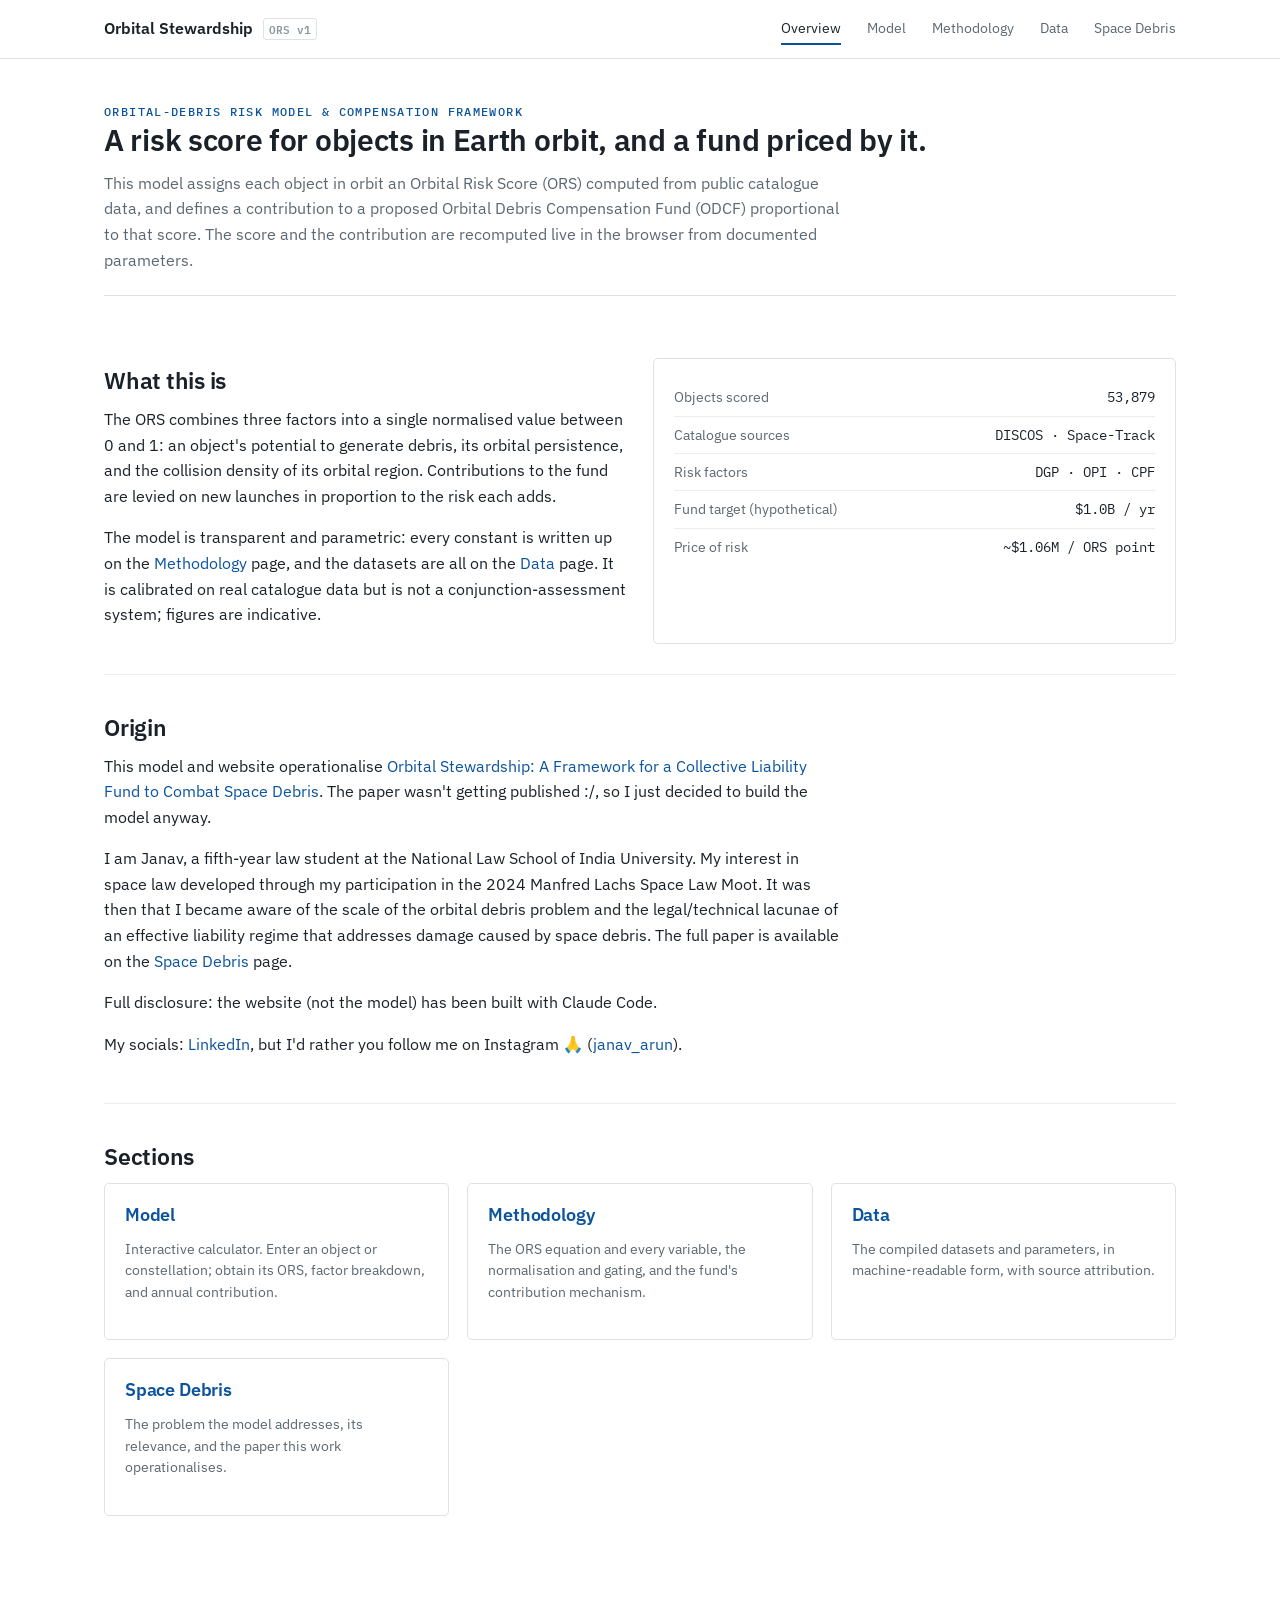
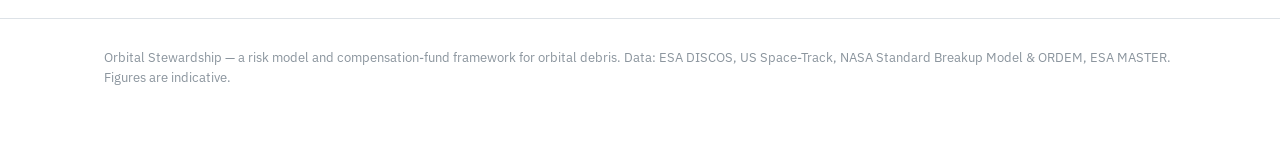
<file: index.html>
<!DOCTYPE html><html lang="en"><head><meta charset="utf-8"/>
<meta name="viewport" content="width=device-width, initial-scale=1"/>
<title>Orbital Stewardship</title>
<link rel="preconnect" href="https://fonts.googleapis.com"><link rel="preconnect" href="https://fonts.gstatic.com" crossorigin>
<link href="https://fonts.googleapis.com/css2?family=IBM+Plex+Mono:wght@400;500&family=IBM+Plex+Sans:wght@400;500;600&display=swap" rel="stylesheet">
<link rel="stylesheet" href="assets/style.css">
</head><body>
<header class="site"><div class="wrap">
  <div class="brand"><span class="t">Orbital Stewardship</span><span class="v">ORS v1</span></div>
  <nav class="main">
    <a href="index.html" class="active">Overview</a>
    <a href="model.html">Model</a>
    <a href="methodology.html">Methodology</a>
    <a href="data.html">Data</a>
    <a href="debris.html">Space Debris</a>
  </nav>
</div></header>

<main><div class="wrap">
  <div class="page-head">
    <div class="label">Orbital-debris risk model &amp; compensation framework</div>
    <h1>A risk score for objects in Earth orbit, and a fund priced by it.</h1>
    <p class="lead">This model assigns each object in orbit an Orbital Risk Score (ORS) computed from public catalogue data, and defines a contribution to a proposed Orbital Debris Compensation Fund (ODCF) proportional to that score. The score and the contribution are recomputed live in the browser from documented parameters.</p>
  </div>

  <section class="block">
    <div class="cols">
      <div>
        <h2>What this is</h2>
        <p>The ORS combines three factors into a single normalised value between 0 and 1: an object's potential to generate debris, its orbital persistence, and the collision density of its orbital region. Contributions to the fund are levied on new launches in proportion to the risk each adds.</p>
        <p>The model is transparent and parametric: every constant is written up on the <a href="methodology.html">Methodology</a> page, and the datasets are all on the <a href="data.html">Data</a> page. It is calibrated on real catalogue data but is not a conjunction-assessment system; figures are indicative.</p>
      </div>
      <div class="panel">
        <div class="kv"><span class="k">Objects scored</span><span class="v">53,879</span></div>
        <div class="kv"><span class="k">Catalogue sources</span><span class="v">DISCOS · Space-Track</span></div>
        <div class="kv"><span class="k">Risk factors</span><span class="v">DGP · OPI · CPF</span></div>
        <div class="kv"><span class="k">Fund target (hypothetical)</span><span class="v">$1.0B / yr</span></div>
        <div class="kv"><span class="k">Price of risk</span><span class="v">~$1.06M / ORS point</span></div>
      </div>
    </div>
  </section>

  <section class="block">
    <h2>Origin</h2>
    <p>This model and website operationalise <a href="debris.html">Orbital Stewardship: A Framework for a Collective Liability Fund to Combat Space Debris</a>. The paper wasn't getting published :/, so I just decided to build the model anyway.</p>
    <p>I am Janav, a fifth-year law student at the National Law School of India University. My interest in space law developed through my participation in the 2024 Manfred Lachs Space Law Moot. It was then that I became aware of the scale of the orbital debris problem and the legal/technical lacunae of an effective liability regime that addresses damage caused by space debris. The full paper is available on the <a href="debris.html">Space Debris</a> page.</p>
    <p>Full disclosure: the website (not the model) has been built with Claude Code.</p>
    <p>My socials: <a href="https://www.linkedin.com/in/janav-arun-577252415">LinkedIn</a>, but I'd rather you follow me on Instagram 🙏 (<a href="https://www.instagram.com/janav_arun">janav_arun</a>).</p>
  </section>

  <section class="block">
    <h2>Sections</h2>
    <div class="cols3">
      <div class="panel"><h3><a href="model.html">Model</a></h3><p class="muted small">Interactive calculator. Enter an object or constellation; obtain its ORS, factor breakdown, and annual contribution.</p></div>
      <div class="panel"><h3><a href="methodology.html">Methodology</a></h3><p class="muted small">The ORS equation and every variable, the normalisation and gating, and the fund's contribution mechanism.</p></div>
      <div class="panel"><h3><a href="data.html">Data</a></h3><p class="muted small">The compiled datasets and parameters, in machine-readable form, with source attribution.</p></div>
    </div>
    <div class="cols3" style="margin-top:18px">
      <div class="panel"><h3><a href="debris.html">Space Debris</a></h3><p class="muted small">The problem the model addresses, its relevance, and the paper this work operationalises.</p></div>
    </div>
  </section>
</div></main>

<footer class="site"><div class="wrap">
  Orbital Stewardship — a risk model and compensation-fund framework for orbital debris.
  Data: ESA DISCOS, US Space-Track, NASA Standard Breakup Model &amp; ORDEM, ESA MASTER. Figures are indicative.
</div></footer>
<script src="assets/data.js"></script>
</body></html>
</file>
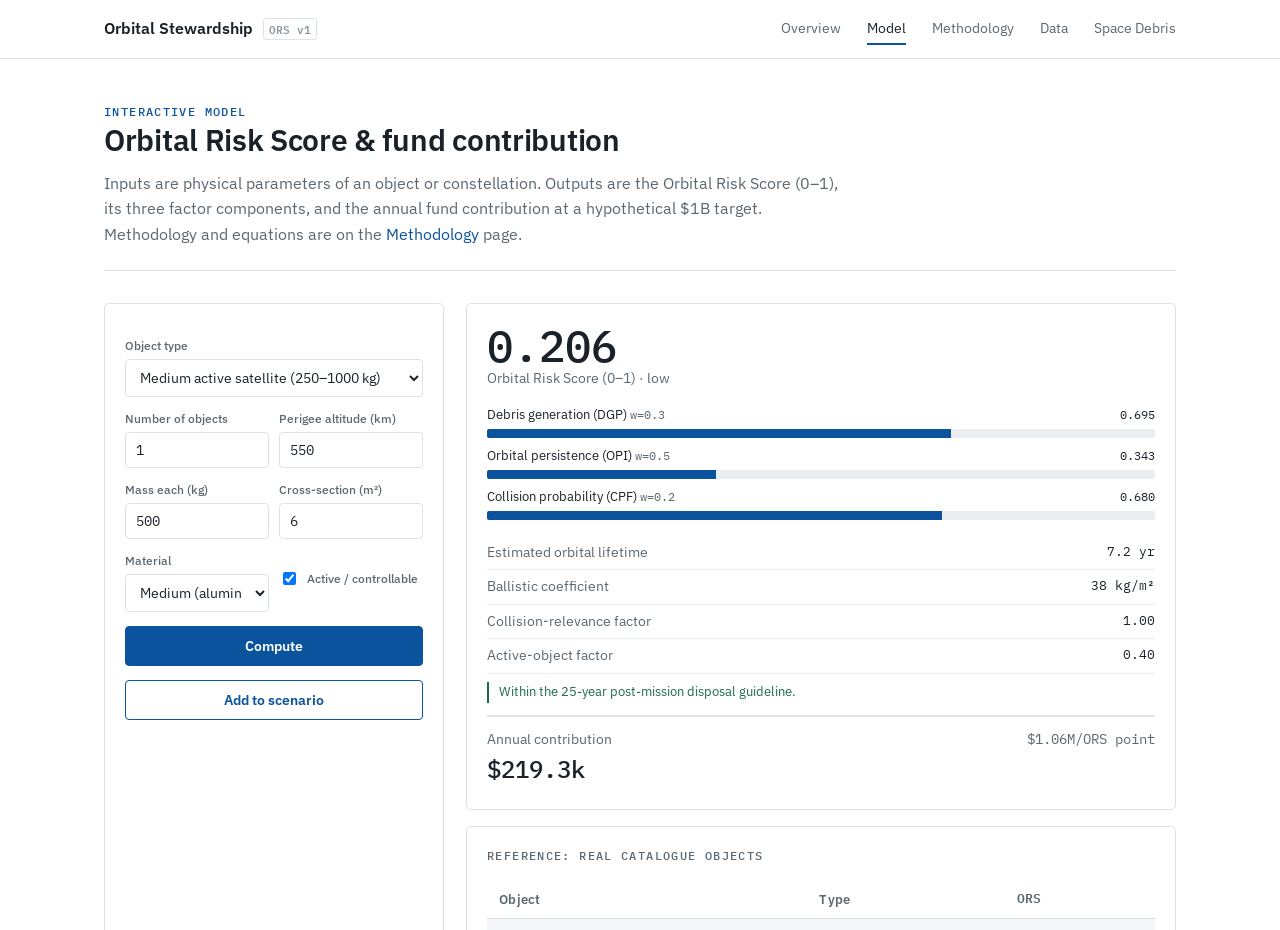
<file: calculator.html>
<!DOCTYPE html><html lang=en><head><meta charset=utf-8>
<meta http-equiv=refresh content=0;url=model.html>
<link rel=canonical href=model.html>
<title>Orbital Stewardship</title>
</head><body>
<p>This page has moved. <a href=model.html>Open the model</a>.</p>
</body></html>
</file>
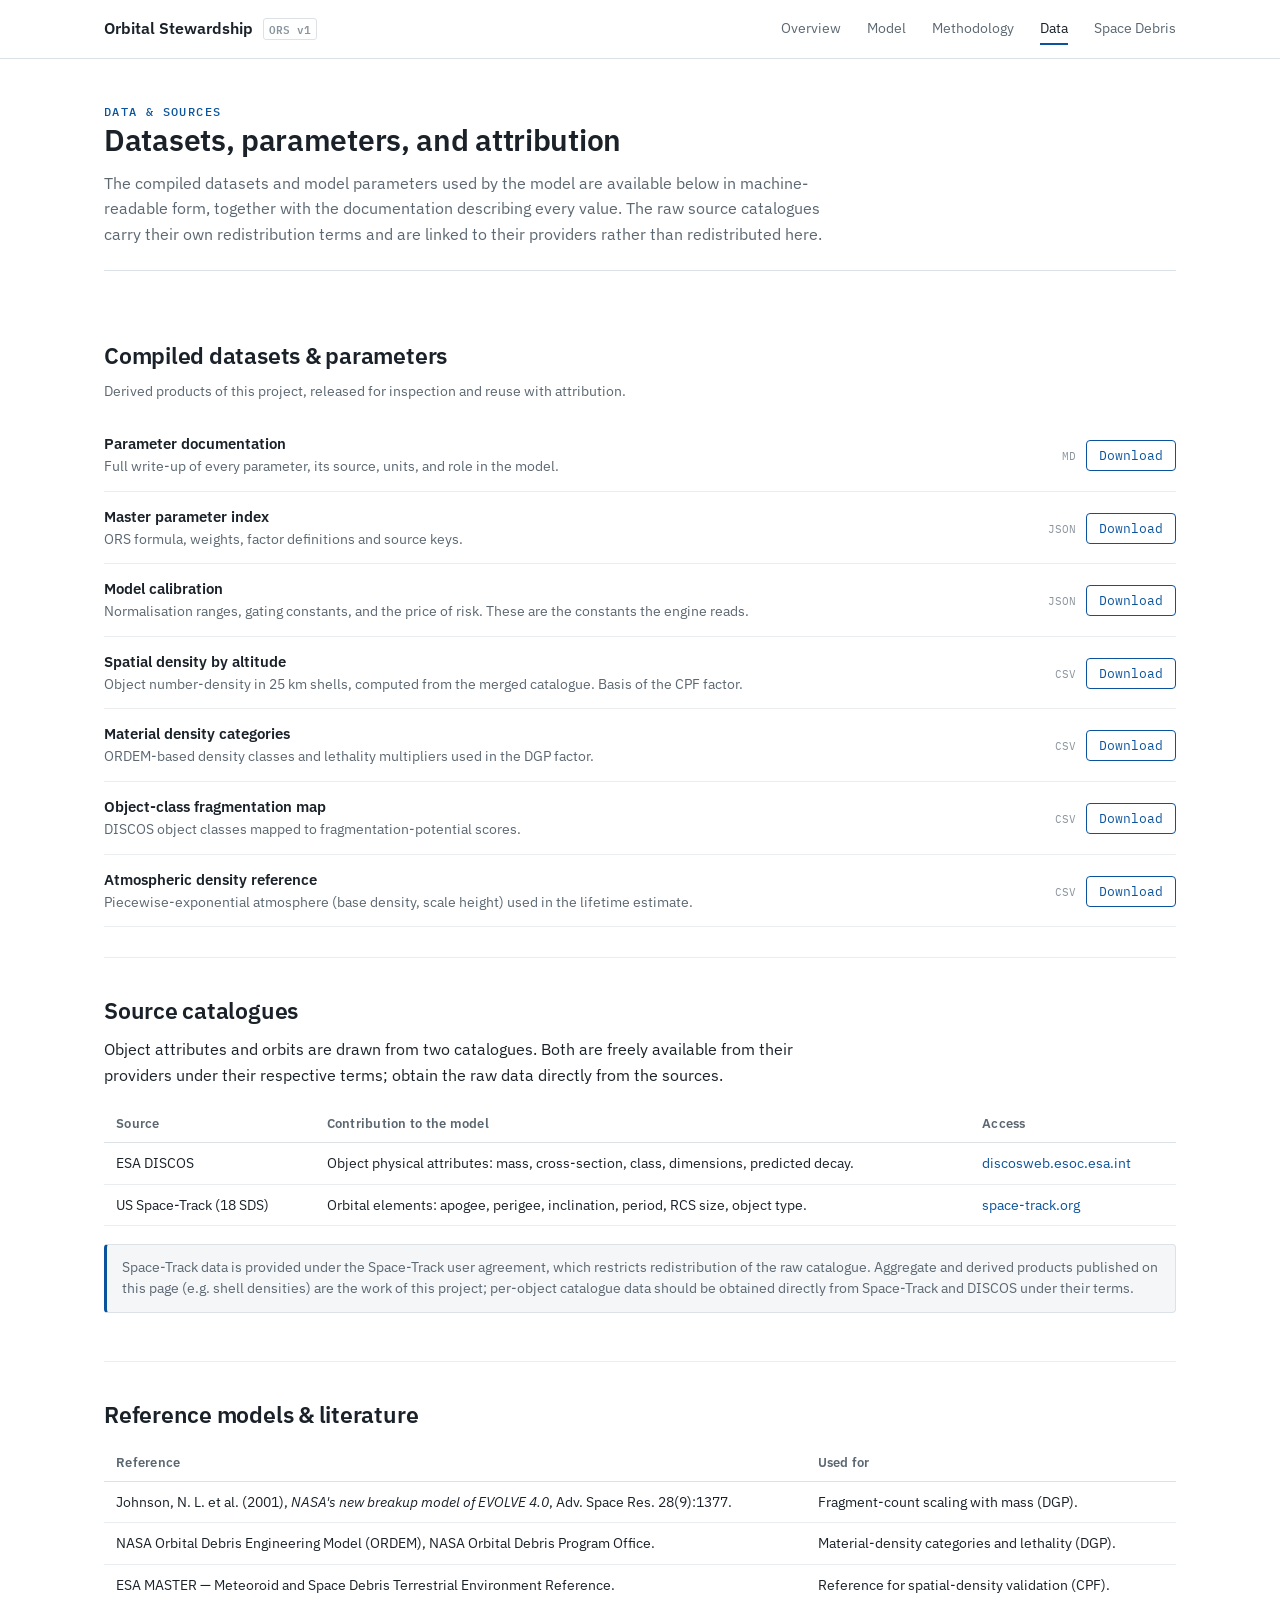
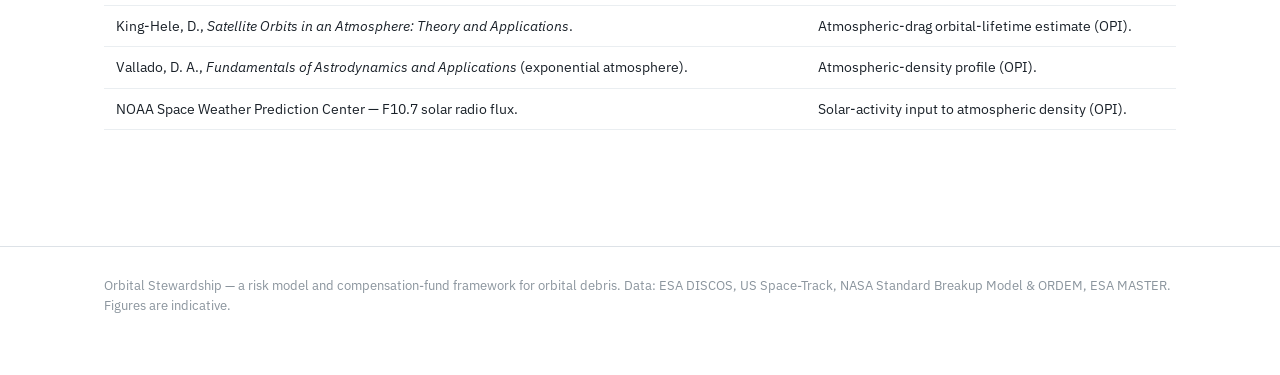
<file: data.html>
<!DOCTYPE html><html lang="en"><head><meta charset="utf-8"/>
<meta name="viewport" content="width=device-width, initial-scale=1"/>
<title>Data — Orbital Stewardship</title>
<link rel="preconnect" href="https://fonts.googleapis.com"><link rel="preconnect" href="https://fonts.gstatic.com" crossorigin>
<link href="https://fonts.googleapis.com/css2?family=IBM+Plex+Mono:wght@400;500&family=IBM+Plex+Sans:wght@400;500;600&display=swap" rel="stylesheet">
<link rel="stylesheet" href="assets/style.css">
</head><body>
<header class="site"><div class="wrap">
  <div class="brand"><span class="t">Orbital Stewardship</span><span class="v">ORS v1</span></div>
  <nav class="main">
    <a href="index.html">Overview</a>
    <a href="model.html">Model</a>
    <a href="methodology.html">Methodology</a>
    <a href="data.html" class="active">Data</a>
    <a href="debris.html">Space Debris</a>
  </nav>
</div></header>

<main><div class="wrap">
  <div class="page-head">
    <div class="label">Data &amp; sources</div>
    <h1>Datasets, parameters, and attribution</h1>
    <p class="lead">The compiled datasets and model parameters used by the model are available below in machine-readable form, together with the documentation describing every value. The raw source catalogues carry their own redistribution terms and are linked to their providers rather than redistributed here.</p>
  </div>

  <section class="block">
    <h2>Compiled datasets &amp; parameters</h2>
    <p class="muted small">Derived products of this project, released for inspection and reuse with attribution.</p>

    <div class="dl"><div class="meta"><div class="name">Parameter documentation</div><div class="desc">Full write-up of every parameter, its source, units, and role in the model.</div></div><div><span class="fmt">md</span><a class="get" href="PARAMETERS.md" download>Download</a></div></div>

    <div class="dl"><div class="meta"><div class="name">Master parameter index</div><div class="desc">ORS formula, weights, factor definitions and source keys.</div></div><div><span class="fmt">json</span><a class="get" href="data/parameters/ors_parameters.json" download>Download</a></div></div>

    <div class="dl"><div class="meta"><div class="name">Model calibration</div><div class="desc">Normalisation ranges, gating constants, and the price of risk. These are the constants the engine reads.</div></div><div><span class="fmt">json</span><a class="get" href="model/calibration.json" download>Download</a></div></div>

    <div class="dl"><div class="meta"><div class="name">Spatial density by altitude</div><div class="desc">Object number-density in 25 km shells, computed from the merged catalogue. Basis of the CPF factor.</div></div><div><span class="fmt">csv</span><a class="get" href="data/parameters/spatial_density_by_altitude.csv" download>Download</a></div></div>

    <div class="dl"><div class="meta"><div class="name">Material density categories</div><div class="desc">ORDEM-based density classes and lethality multipliers used in the DGP factor.</div></div><div><span class="fmt">csv</span><a class="get" href="data/parameters/material_density_categories.csv" download>Download</a></div></div>

    <div class="dl"><div class="meta"><div class="name">Object-class fragmentation map</div><div class="desc">DISCOS object classes mapped to fragmentation-potential scores.</div></div><div><span class="fmt">csv</span><a class="get" href="data/parameters/object_class_fragmentation.csv" download>Download</a></div></div>

    <div class="dl"><div class="meta"><div class="name">Atmospheric density reference</div><div class="desc">Piecewise-exponential atmosphere (base density, scale height) used in the lifetime estimate.</div></div><div><span class="fmt">csv</span><a class="get" href="data/parameters/atmospheric_density_reference.csv" download>Download</a></div></div>
  </section>

  <section class="block">
    <h2>Source catalogues</h2>
    <p>Object attributes and orbits are drawn from two catalogues. Both are freely available from their providers under their respective terms; obtain the raw data directly from the sources.</p>
    <table class="data">
      <thead><tr><th>Source</th><th>Contribution to the model</th><th>Access</th></tr></thead>
      <tbody>
        <tr><td>ESA DISCOS</td><td>Object physical attributes: mass, cross-section, class, dimensions, predicted decay.</td><td><a href="https://discosweb.esoc.esa.int" target="_blank" rel="noopener">discosweb.esoc.esa.int</a></td></tr>
        <tr><td>US Space-Track (18 SDS)</td><td>Orbital elements: apogee, perigee, inclination, period, RCS size, object type.</td><td><a href="https://www.space-track.org" target="_blank" rel="noopener">space-track.org</a></td></tr>
      </tbody>
    </table>
    <div class="note">Space-Track data is provided under the Space-Track user agreement, which restricts redistribution of the raw catalogue. Aggregate and derived products published on this page (e.g. shell densities) are the work of this project; per-object catalogue data should be obtained directly from Space-Track and DISCOS under their terms.</div>
  </section>

  <section class="block">
    <h2>Reference models &amp; literature</h2>
    <table class="data">
      <thead><tr><th>Reference</th><th>Used for</th></tr></thead>
      <tbody>
        <tr><td>Johnson, N. L. et al. (2001), <em>NASA's new breakup model of EVOLVE 4.0</em>, Adv. Space Res. 28(9):1377.</td><td>Fragment-count scaling with mass (DGP).</td></tr>
        <tr><td>NASA Orbital Debris Engineering Model (ORDEM), NASA Orbital Debris Program Office.</td><td>Material-density categories and lethality (DGP).</td></tr>
        <tr><td>ESA MASTER — Meteoroid and Space Debris Terrestrial Environment Reference.</td><td>Reference for spatial-density validation (CPF).</td></tr>
        <tr><td>King-Hele, D., <em>Satellite Orbits in an Atmosphere: Theory and Applications</em>.</td><td>Atmospheric-drag orbital-lifetime estimate (OPI).</td></tr>
        <tr><td>Vallado, D. A., <em>Fundamentals of Astrodynamics and Applications</em> (exponential atmosphere).</td><td>Atmospheric-density profile (OPI).</td></tr>
        <tr><td>NOAA Space Weather Prediction Center — F10.7 solar radio flux.</td><td>Solar-activity input to atmospheric density (OPI).</td></tr>
      </tbody>
    </table>
  </section>
</div></main>

<footer class="site"><div class="wrap">
  Orbital Stewardship — a risk model and compensation-fund framework for orbital debris.
  Data: ESA DISCOS, US Space-Track, NASA Standard Breakup Model &amp; ORDEM, ESA MASTER. Figures are indicative.
</div></footer>
</body></html>
</file>
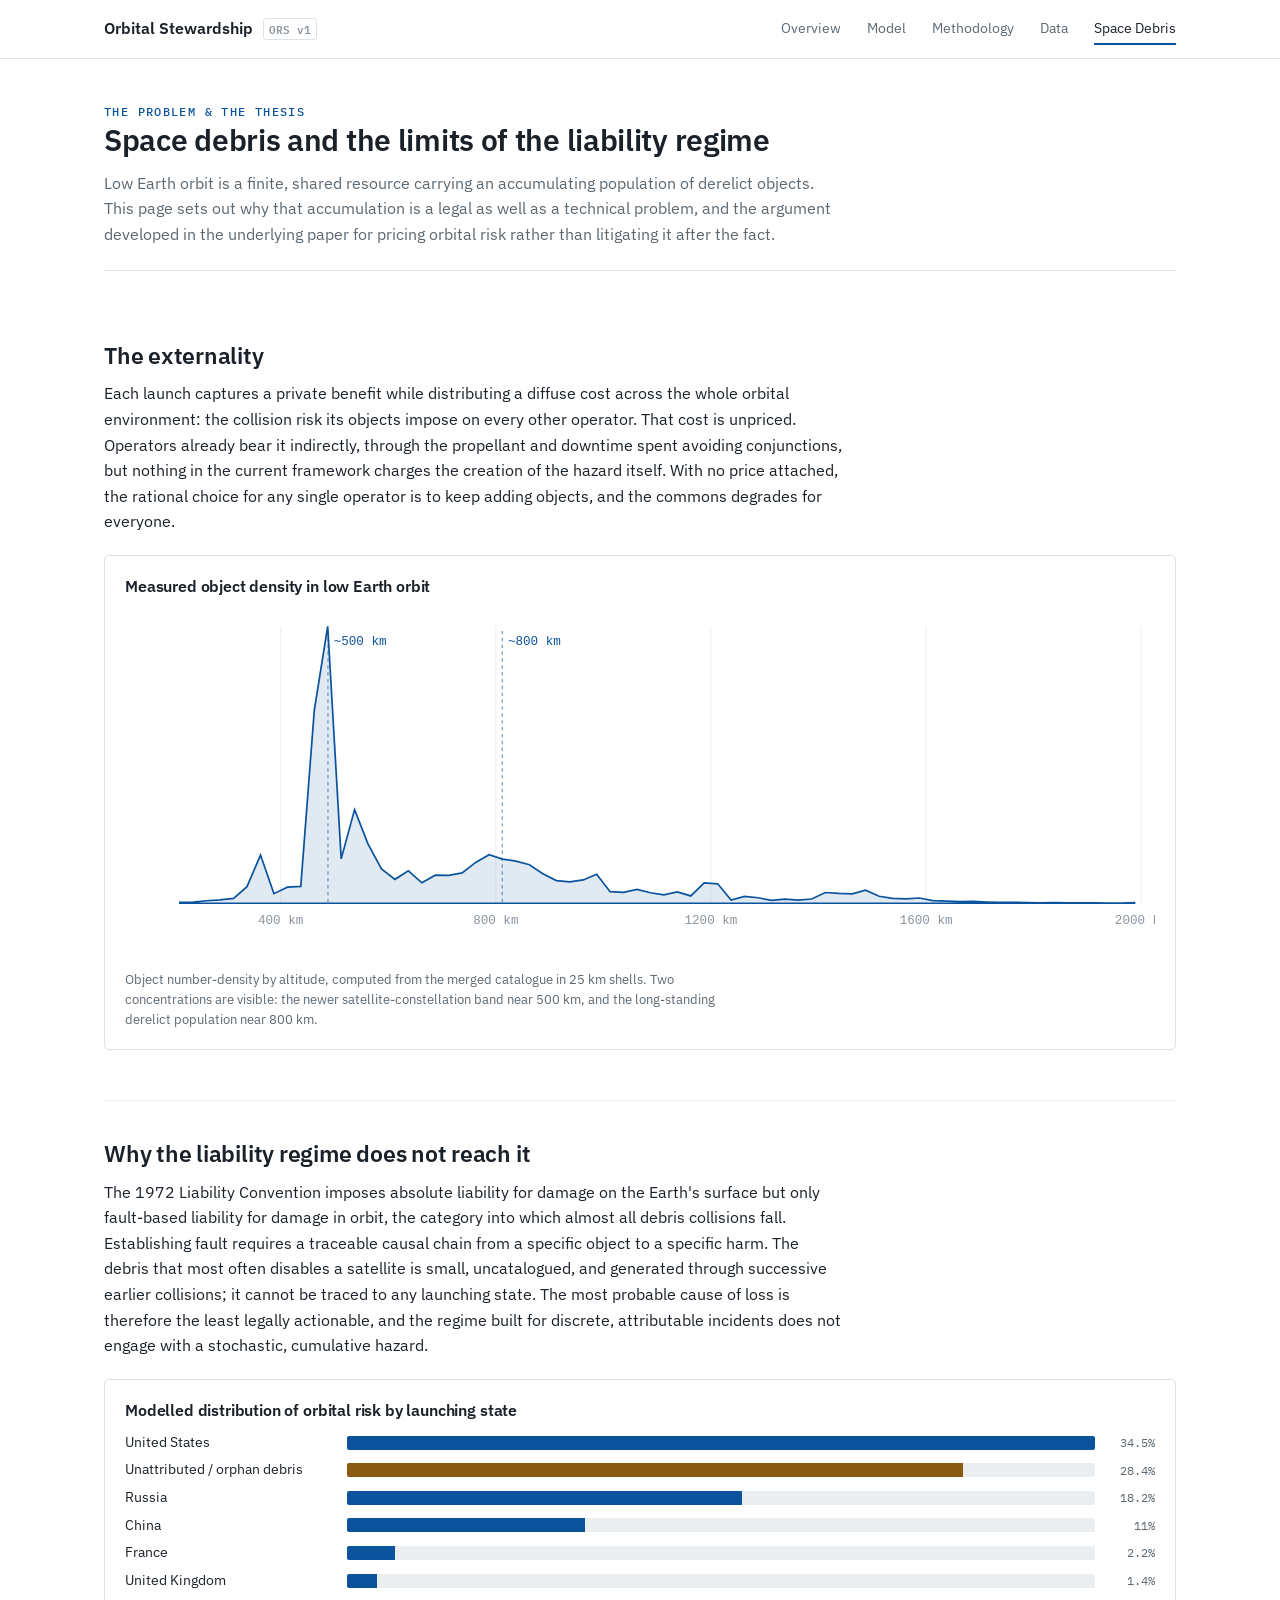
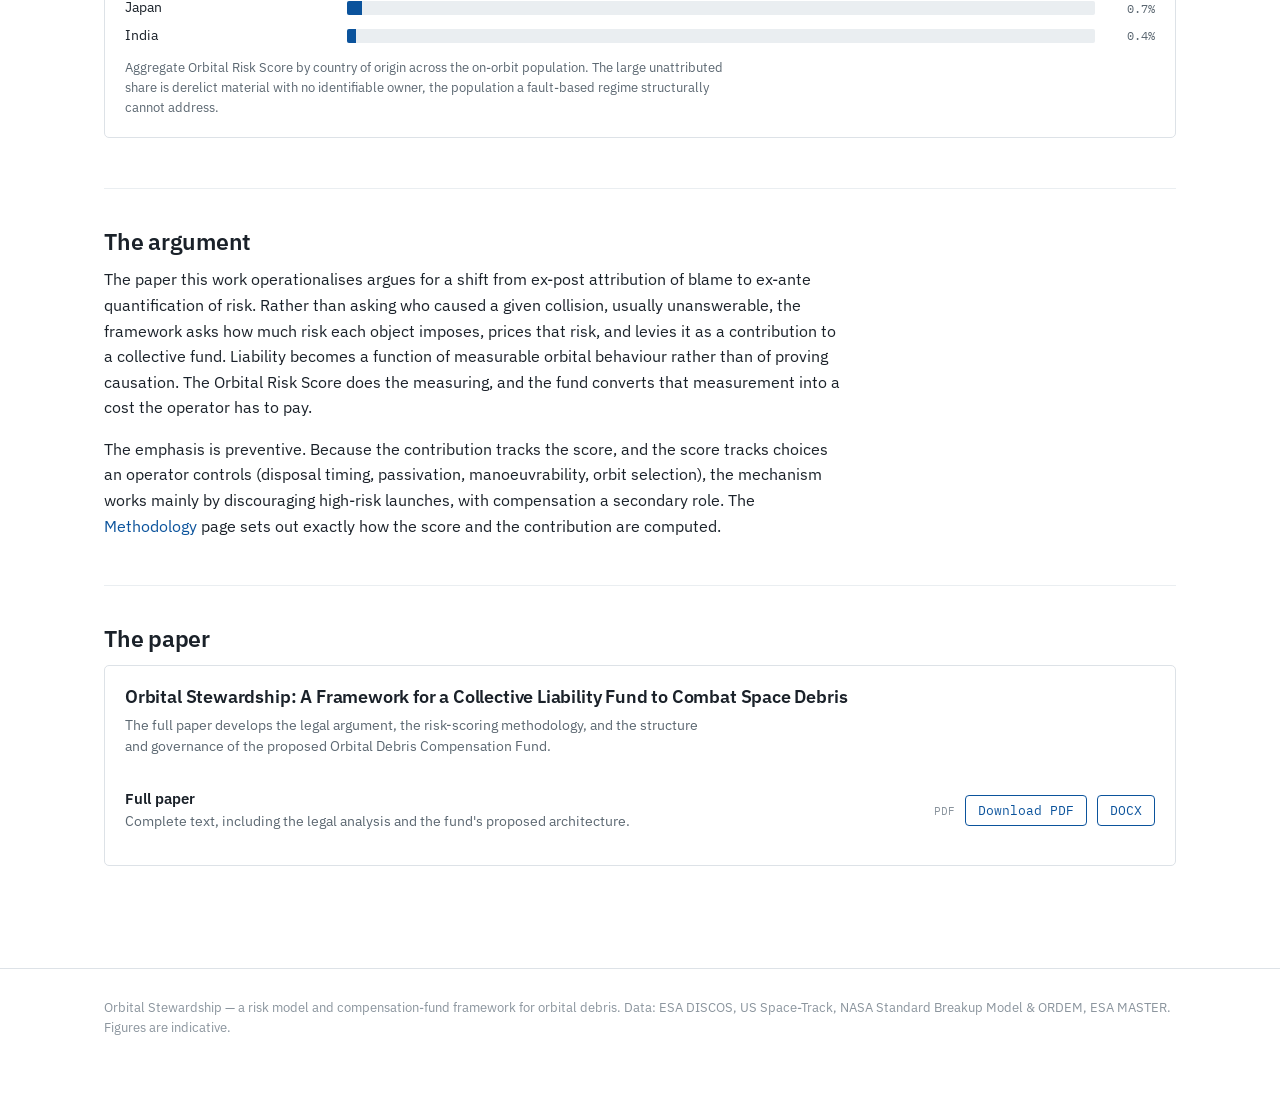
<file: debris.html>
<!DOCTYPE html><html lang="en"><head><meta charset="utf-8"/>
<meta name="viewport" content="width=device-width, initial-scale=1"/>
<title>Space Debris — Orbital Stewardship</title>
<link rel="preconnect" href="https://fonts.googleapis.com"><link rel="preconnect" href="https://fonts.gstatic.com" crossorigin>
<link href="https://fonts.googleapis.com/css2?family=IBM+Plex+Mono:wght@400;500&family=IBM+Plex+Sans:wght@400;500;600&display=swap" rel="stylesheet">
<link rel="stylesheet" href="assets/style.css">
</head><body>
<header class="site"><div class="wrap">
  <div class="brand"><span class="t">Orbital Stewardship</span><span class="v">ORS v1</span></div>
  <nav class="main">
    <a href="index.html">Overview</a>
    <a href="model.html">Model</a>
    <a href="methodology.html">Methodology</a>
    <a href="data.html">Data</a>
    <a href="debris.html" class="active">Space Debris</a>
  </nav>
</div></header>

<main><div class="wrap">
  <div class="page-head">
    <div class="label">The problem &amp; the thesis</div>
    <h1>Space debris and the limits of the liability regime</h1>
    <p class="lead">Low Earth orbit is a finite, shared resource carrying an accumulating population of derelict objects. This page sets out why that accumulation is a legal as well as a technical problem, and the argument developed in the underlying paper for pricing orbital risk rather than litigating it after the fact.</p>
  </div>

  <section class="block">
    <h2>The externality</h2>
    <p>Each launch captures a private benefit while distributing a diffuse cost across the whole orbital environment: the collision risk its objects impose on every other operator. That cost is unpriced. Operators already bear it indirectly, through the propellant and downtime spent avoiding conjunctions, but nothing in the current framework charges the creation of the hazard itself. With no price attached, the rational choice for any single operator is to keep adding objects, and the commons degrades for everyone.</p>
    <div class="figure">
      <h3 style="font-size:16px">Measured object density in low Earth orbit</h3>
      <svg id="density"></svg>
      <div class="cap">Object number-density by altitude, computed from the merged catalogue in 25 km shells. Two concentrations are visible: the newer satellite-constellation band near 500 km, and the long-standing derelict population near 800 km.</div>
    </div>
  </section>

  <section class="block">
    <h2>Why the liability regime does not reach it</h2>
    <p>The 1972 Liability Convention imposes absolute liability for damage on the Earth's surface but only fault-based liability for damage in orbit, the category into which almost all debris collisions fall. Establishing fault requires a traceable causal chain from a specific object to a specific harm. The debris that most often disables a satellite is small, uncatalogued, and generated through successive earlier collisions; it cannot be traced to any launching state. The most probable cause of loss is therefore the least legally actionable, and the regime built for discrete, attributable incidents does not engage with a stochastic, cumulative hazard.</p>
    <div class="figure">
      <h3 style="font-size:16px">Modelled distribution of orbital risk by launching state</h3>
      <div class="opbars" id="opbars"></div>
      <div class="cap">Aggregate Orbital Risk Score by country of origin across the on-orbit population. The large unattributed share is derelict material with no identifiable owner, the population a fault-based regime structurally cannot address.</div>
    </div>
  </section>

  <section class="block">
    <h2>The argument</h2>
    <p>The paper this work operationalises argues for a shift from ex-post attribution of blame to ex-ante quantification of risk. Rather than asking who caused a given collision, usually unanswerable, the framework asks how much risk each object imposes, prices that risk, and levies it as a contribution to a collective fund. Liability becomes a function of measurable orbital behaviour rather than of proving causation. The Orbital Risk Score does the measuring, and the fund converts that measurement into a cost the operator has to pay.</p>
    <p>The emphasis is preventive. Because the contribution tracks the score, and the score tracks choices an operator controls (disposal timing, passivation, manoeuvrability, orbit selection), the mechanism works mainly by discouraging high-risk launches, with compensation a secondary role. The <a href="methodology.html">Methodology</a> page sets out exactly how the score and the contribution are computed.</p>
  </section>

  <section class="block">
    <h2>The paper</h2>
    <div class="panel">
      <h3 style="margin-bottom:6px">Orbital Stewardship: A Framework for a Collective Liability Fund to Combat Space Debris</h3>
      <p class="muted small">The full paper develops the legal argument, the risk-scoring methodology, and the structure and governance of the proposed Orbital Debris Compensation Fund.</p>
      <div class="dl" style="border-bottom:0"><div class="meta"><div class="name">Full paper</div><div class="desc">Complete text, including the legal analysis and the fund's proposed architecture.</div></div>
        <div><span class="fmt">pdf</span><a class="get" href="paper/Orbital-Stewardship.pdf" download>Download PDF</a> <a class="get" href="paper/Orbital-Stewardship.docx" download style="margin-left:6px">DOCX</a></div></div>
    </div>
  </section>
</div></main>

<footer class="site"><div class="wrap">
  Orbital Stewardship — a risk model and compensation-fund framework for orbital debris.
  Data: ESA DISCOS, US Space-Track, NASA Standard Breakup Model &amp; ORDEM, ESA MASTER. Figures are indicative.
</div></footer>
<script src="assets/data.js"></script>
<script src="assets/charts.js"></script>
</body></html>
</file>
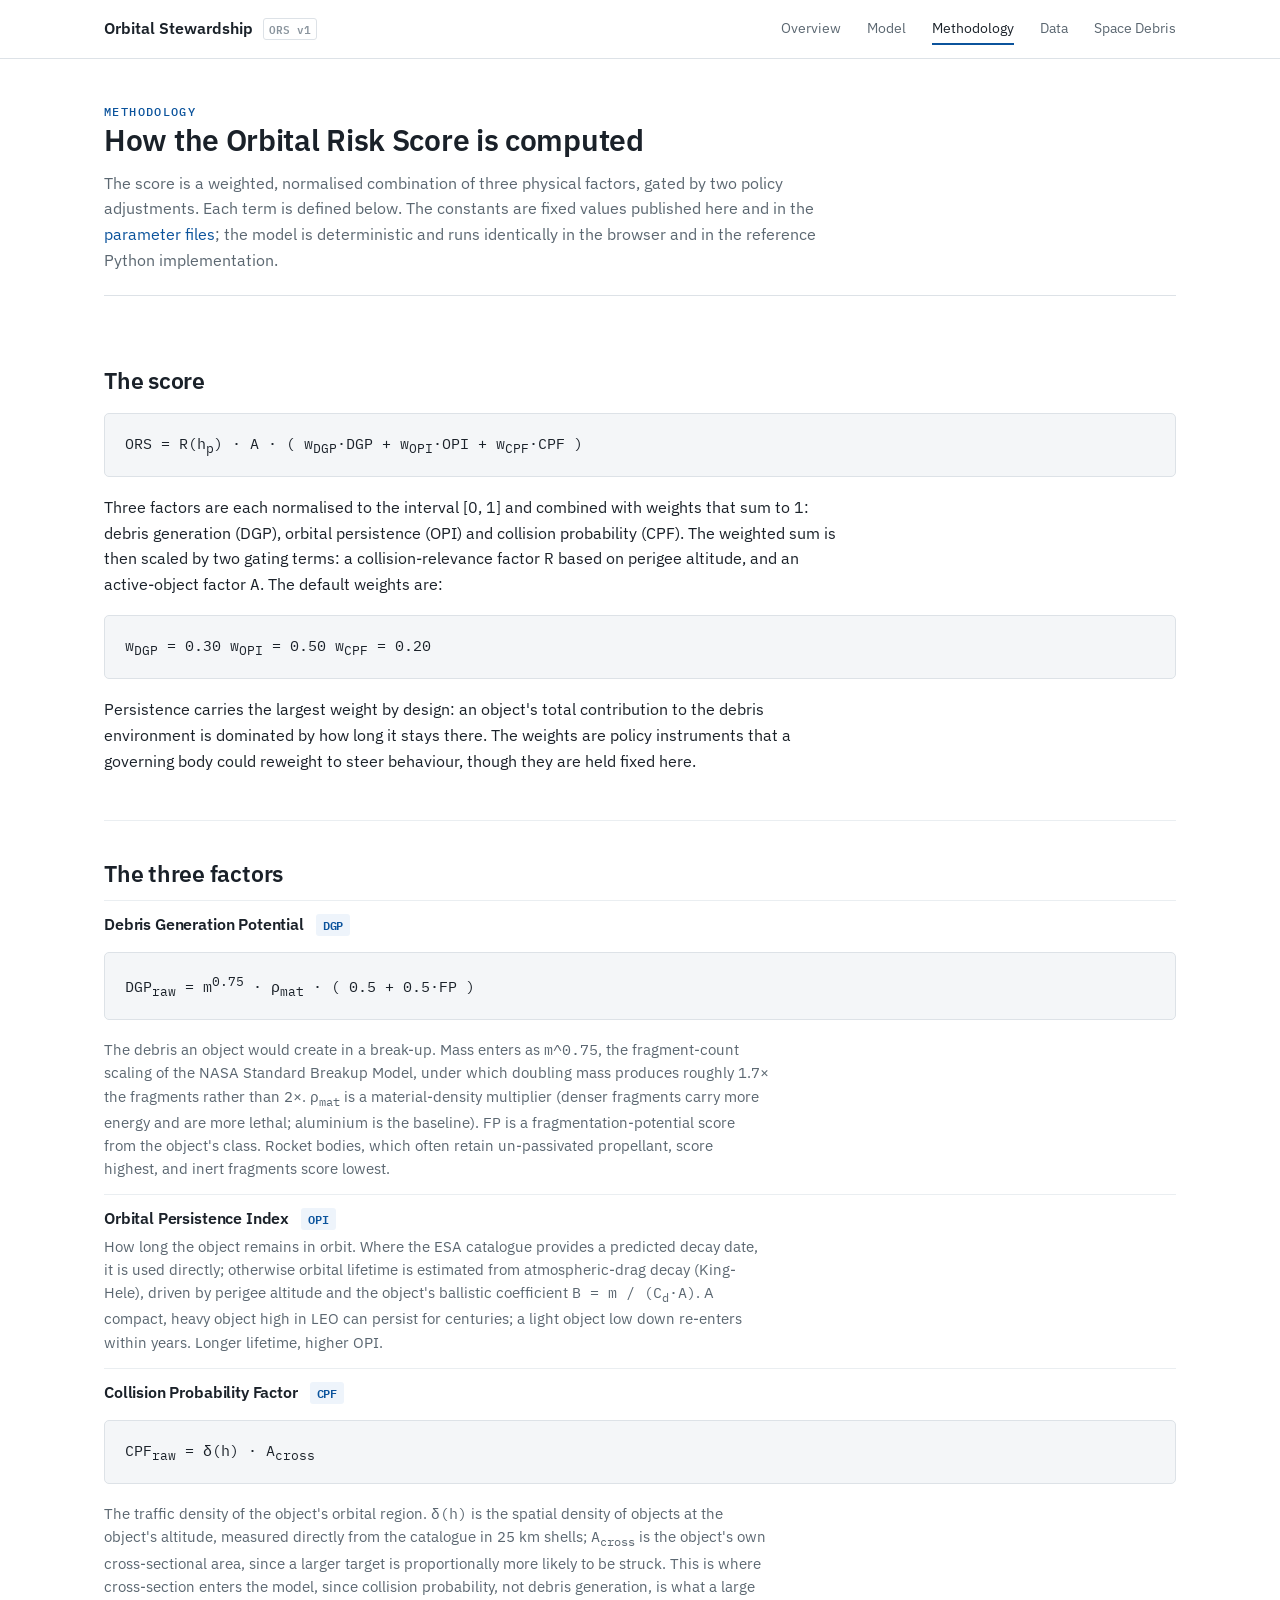
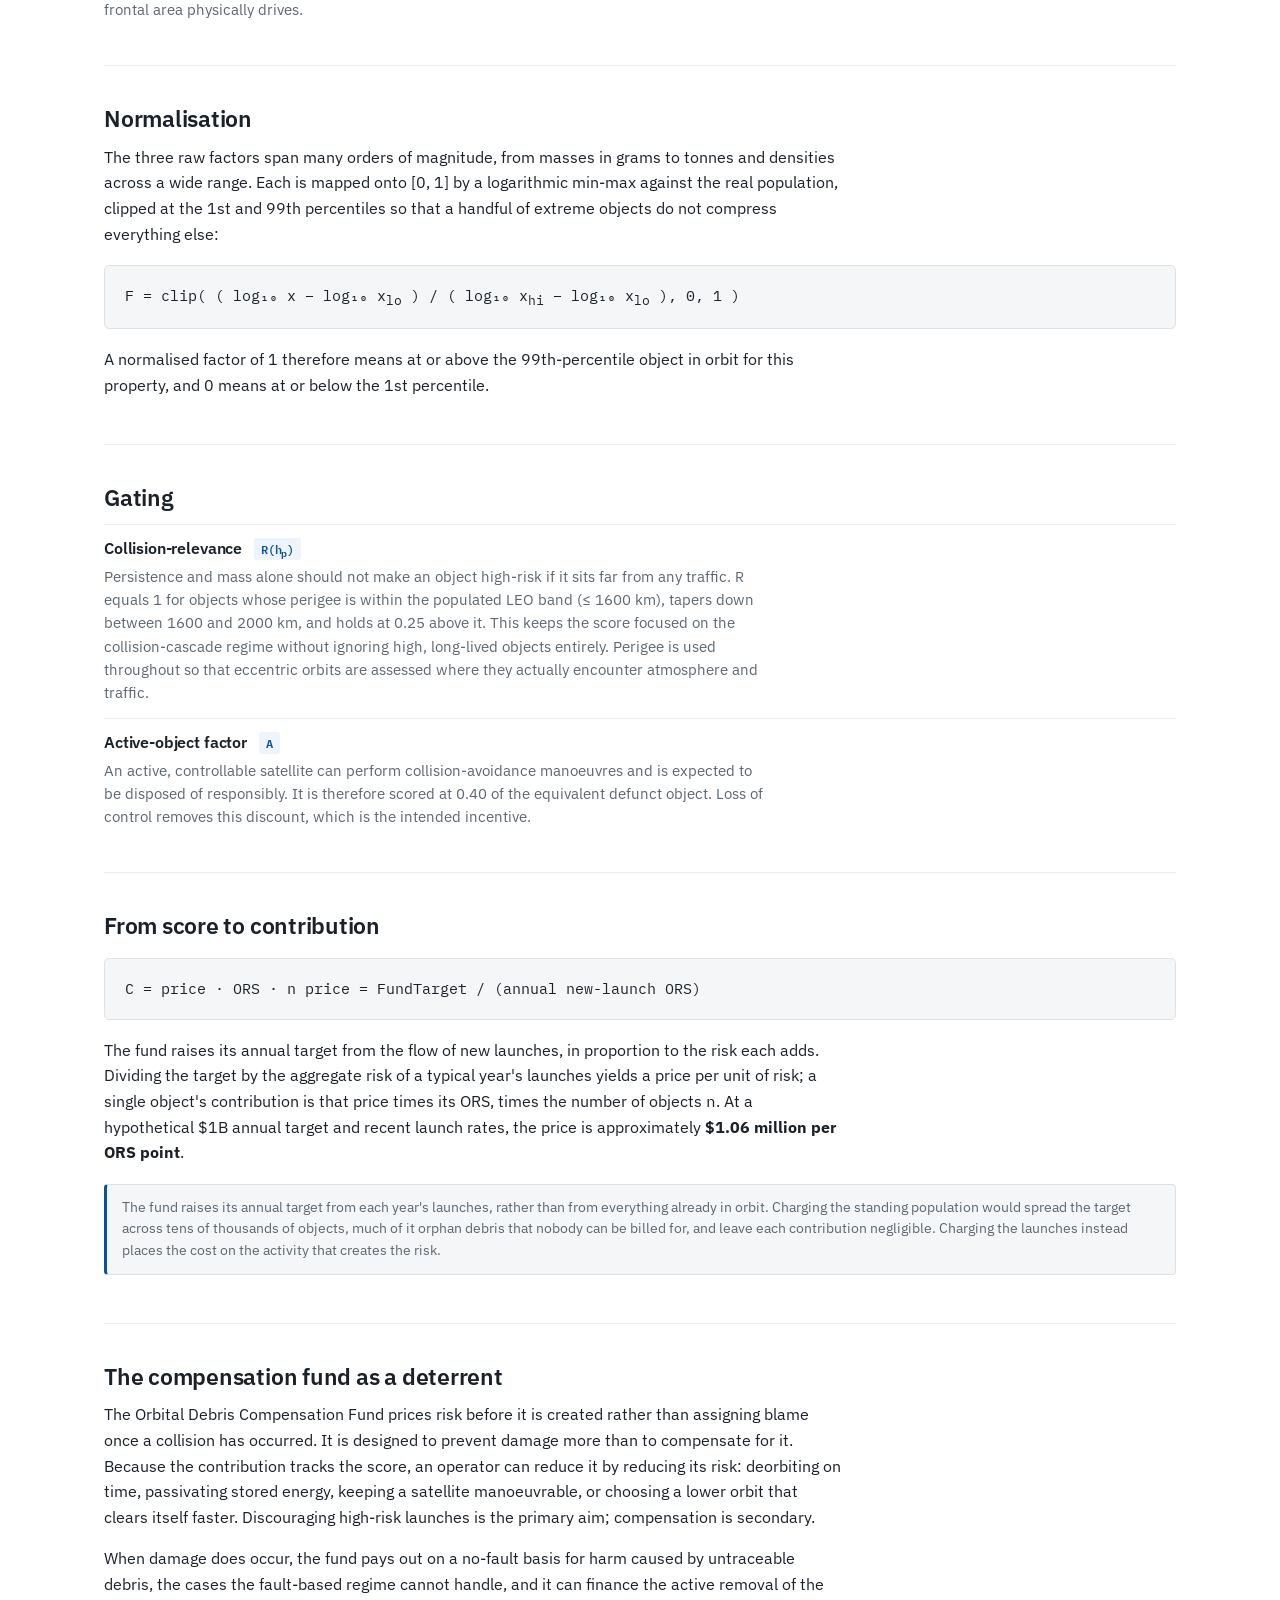
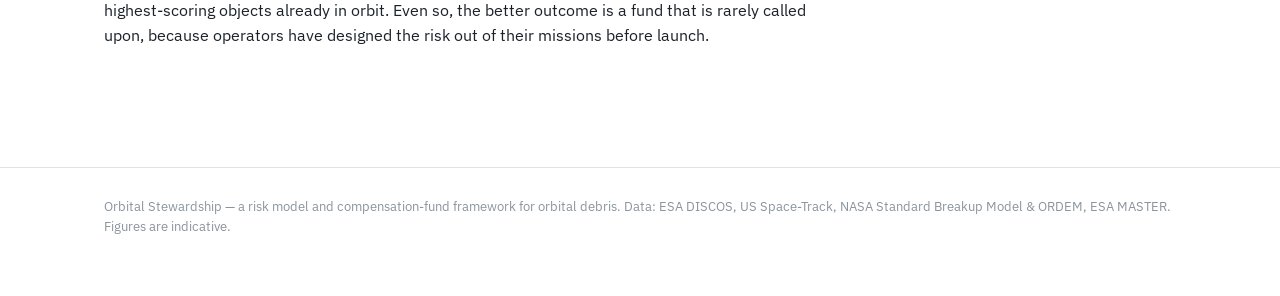
<file: methodology.html>
<!DOCTYPE html><html lang="en"><head><meta charset="utf-8"/>
<meta name="viewport" content="width=device-width, initial-scale=1"/>
<title>Methodology — Orbital Stewardship</title>
<link rel="preconnect" href="https://fonts.googleapis.com"><link rel="preconnect" href="https://fonts.gstatic.com" crossorigin>
<link href="https://fonts.googleapis.com/css2?family=IBM+Plex+Mono:wght@400;500&family=IBM+Plex+Sans:wght@400;500;600&display=swap" rel="stylesheet">
<link rel="stylesheet" href="assets/style.css">
</head><body>
<header class="site"><div class="wrap">
  <div class="brand"><span class="t">Orbital Stewardship</span><span class="v">ORS v1</span></div>
  <nav class="main">
    <a href="index.html">Overview</a>
    <a href="model.html">Model</a>
    <a href="methodology.html" class="active">Methodology</a>
    <a href="data.html">Data</a>
    <a href="debris.html">Space Debris</a>
  </nav>
</div></header>

<main><div class="wrap">
  <div class="page-head">
    <div class="label">Methodology</div>
    <h1>How the Orbital Risk Score is computed</h1>
    <p class="lead">The score is a weighted, normalised combination of three physical factors, gated by two policy adjustments. Each term is defined below. The constants are fixed values published here and in the <a href="data.html">parameter files</a>; the model is deterministic and runs identically in the browser and in the reference Python implementation.</p>
  </div>

  <section class="block">
    <h2>The score</h2>
    <div class="eq">ORS  =  R(h<sub>p</sub>) · A · ( w<sub>DGP</sub>·DGP  +  w<sub>OPI</sub>·OPI  +  w<sub>CPF</sub>·CPF )</div>
    <p>Three factors are each normalised to the interval [0, 1] and combined with weights that sum to 1: debris generation (DGP), orbital persistence (OPI) and collision probability (CPF). The weighted sum is then scaled by two gating terms: a collision-relevance factor <code>R</code> based on perigee altitude, and an active-object factor <code>A</code>. The default weights are:</p>
    <div class="eq">w<sub>DGP</sub> = 0.30      w<sub>OPI</sub> = 0.50      w<sub>CPF</sub> = 0.20</div>
    <p>Persistence carries the largest weight by design: an object's total contribution to the debris environment is dominated by how long it stays there. The weights are policy instruments that a governing body could reweight to steer behaviour, though they are held fixed here.</p>
  </section>

  <section class="block">
    <h2>The three factors</h2>

    <div class="vardef">
      <h4>Debris Generation Potential <span class="tag">DGP</span></h4>
      <div class="eq">DGP<sub>raw</sub>  =  m<sup>0.75</sup> · ρ<sub>mat</sub> · ( 0.5 + 0.5·FP )</div>
      <p>The debris an object would create in a break-up. Mass enters as <code>m^0.75</code>, the fragment-count scaling of the NASA Standard Breakup Model, under which doubling mass produces roughly 1.7× the fragments rather than 2×. <code>ρ<sub>mat</sub></code> is a material-density multiplier (denser fragments carry more energy and are more lethal; aluminium is the baseline). <code>FP</code> is a fragmentation-potential score from the object's class. Rocket bodies, which often retain un-passivated propellant, score highest, and inert fragments score lowest.</p>
    </div>

    <div class="vardef">
      <h4>Orbital Persistence Index <span class="tag">OPI</span></h4>
      <p>How long the object remains in orbit. Where the ESA catalogue provides a predicted decay date, it is used directly; otherwise orbital lifetime is estimated from atmospheric-drag decay (King-Hele), driven by perigee altitude and the object's ballistic coefficient <code>B = m / (C<sub>d</sub>·A)</code>. A compact, heavy object high in LEO can persist for centuries; a light object low down re-enters within years. Longer lifetime, higher OPI.</p>
    </div>

    <div class="vardef">
      <h4>Collision Probability Factor <span class="tag">CPF</span></h4>
      <div class="eq">CPF<sub>raw</sub>  =  δ(h)  ·  A<sub>cross</sub></div>
      <p>The traffic density of the object's orbital region. <code>δ(h)</code> is the spatial density of objects at the object's altitude, measured directly from the catalogue in 25 km shells; <code>A<sub>cross</sub></code> is the object's own cross-sectional area, since a larger target is proportionally more likely to be struck. This is where cross-section enters the model, since collision probability, not debris generation, is what a large frontal area physically drives.</p>
    </div>
  </section>

  <section class="block">
    <h2>Normalisation</h2>
    <p>The three raw factors span many orders of magnitude, from masses in grams to tonnes and densities across a wide range. Each is mapped onto [0, 1] by a logarithmic min-max against the real population, clipped at the 1st and 99th percentiles so that a handful of extreme objects do not compress everything else:</p>
    <div class="eq">F  =  clip(  ( log₁₀ x − log₁₀ x<sub>lo</sub> ) / ( log₁₀ x<sub>hi</sub> − log₁₀ x<sub>lo</sub> ),  0,  1 )</div>
    <p>A normalised factor of 1 therefore means at or above the 99th-percentile object in orbit for this property, and 0 means at or below the 1st percentile.</p>
  </section>

  <section class="block">
    <h2>Gating</h2>
    <div class="vardef">
      <h4>Collision-relevance <span class="tag">R(h<sub>p</sub>)</span></h4>
      <p>Persistence and mass alone should not make an object high-risk if it sits far from any traffic. <code>R</code> equals 1 for objects whose perigee is within the populated LEO band (≤ 1600 km), tapers down between 1600 and 2000 km, and holds at 0.25 above it. This keeps the score focused on the collision-cascade regime without ignoring high, long-lived objects entirely. Perigee is used throughout so that eccentric orbits are assessed where they actually encounter atmosphere and traffic.</p>
    </div>
    <div class="vardef">
      <h4>Active-object factor <span class="tag">A</span></h4>
      <p>An active, controllable satellite can perform collision-avoidance manoeuvres and is expected to be disposed of responsibly. It is therefore scored at 0.40 of the equivalent defunct object. Loss of control removes this discount, which is the intended incentive.</p>
    </div>
  </section>

  <section class="block">
    <h2>From score to contribution</h2>
    <div class="eq">C  =  price · ORS · n        price  =  FundTarget / (annual new-launch ORS)</div>
    <p>The fund raises its annual target from the flow of new launches, in proportion to the risk each adds. Dividing the target by the aggregate risk of a typical year's launches yields a price per unit of risk; a single object's contribution is that price times its ORS, times the number of objects <code>n</code>. At a hypothetical $1B annual target and recent launch rates, the price is approximately <strong>$1.06 million per ORS point</strong>.</p>
    <div class="note">The fund raises its annual target from each year's launches, rather than from everything already in orbit. Charging the standing population would spread the target across tens of thousands of objects, much of it orphan debris that nobody can be billed for, and leave each contribution negligible. Charging the launches instead places the cost on the activity that creates the risk.</div>
  </section>

  <section class="block">
    <h2>The compensation fund as a deterrent</h2>
    <p>The Orbital Debris Compensation Fund prices risk before it is created rather than assigning blame once a collision has occurred. It is designed to prevent damage more than to compensate for it. Because the contribution tracks the score, an operator can reduce it by reducing its risk: deorbiting on time, passivating stored energy, keeping a satellite manoeuvrable, or choosing a lower orbit that clears itself faster. Discouraging high-risk launches is the primary aim; compensation is secondary.</p>
    <p>When damage does occur, the fund pays out on a no-fault basis for harm caused by untraceable debris, the cases the fault-based regime cannot handle, and it can finance the active removal of the highest-scoring objects already in orbit. Even so, the better outcome is a fund that is rarely called upon, because operators have designed the risk out of their missions before launch.</p>
  </section>
</div></main>

<footer class="site"><div class="wrap">
  Orbital Stewardship — a risk model and compensation-fund framework for orbital debris.
  Data: ESA DISCOS, US Space-Track, NASA Standard Breakup Model &amp; ORDEM, ESA MASTER. Figures are indicative.
</div></footer>
</body></html>
</file>
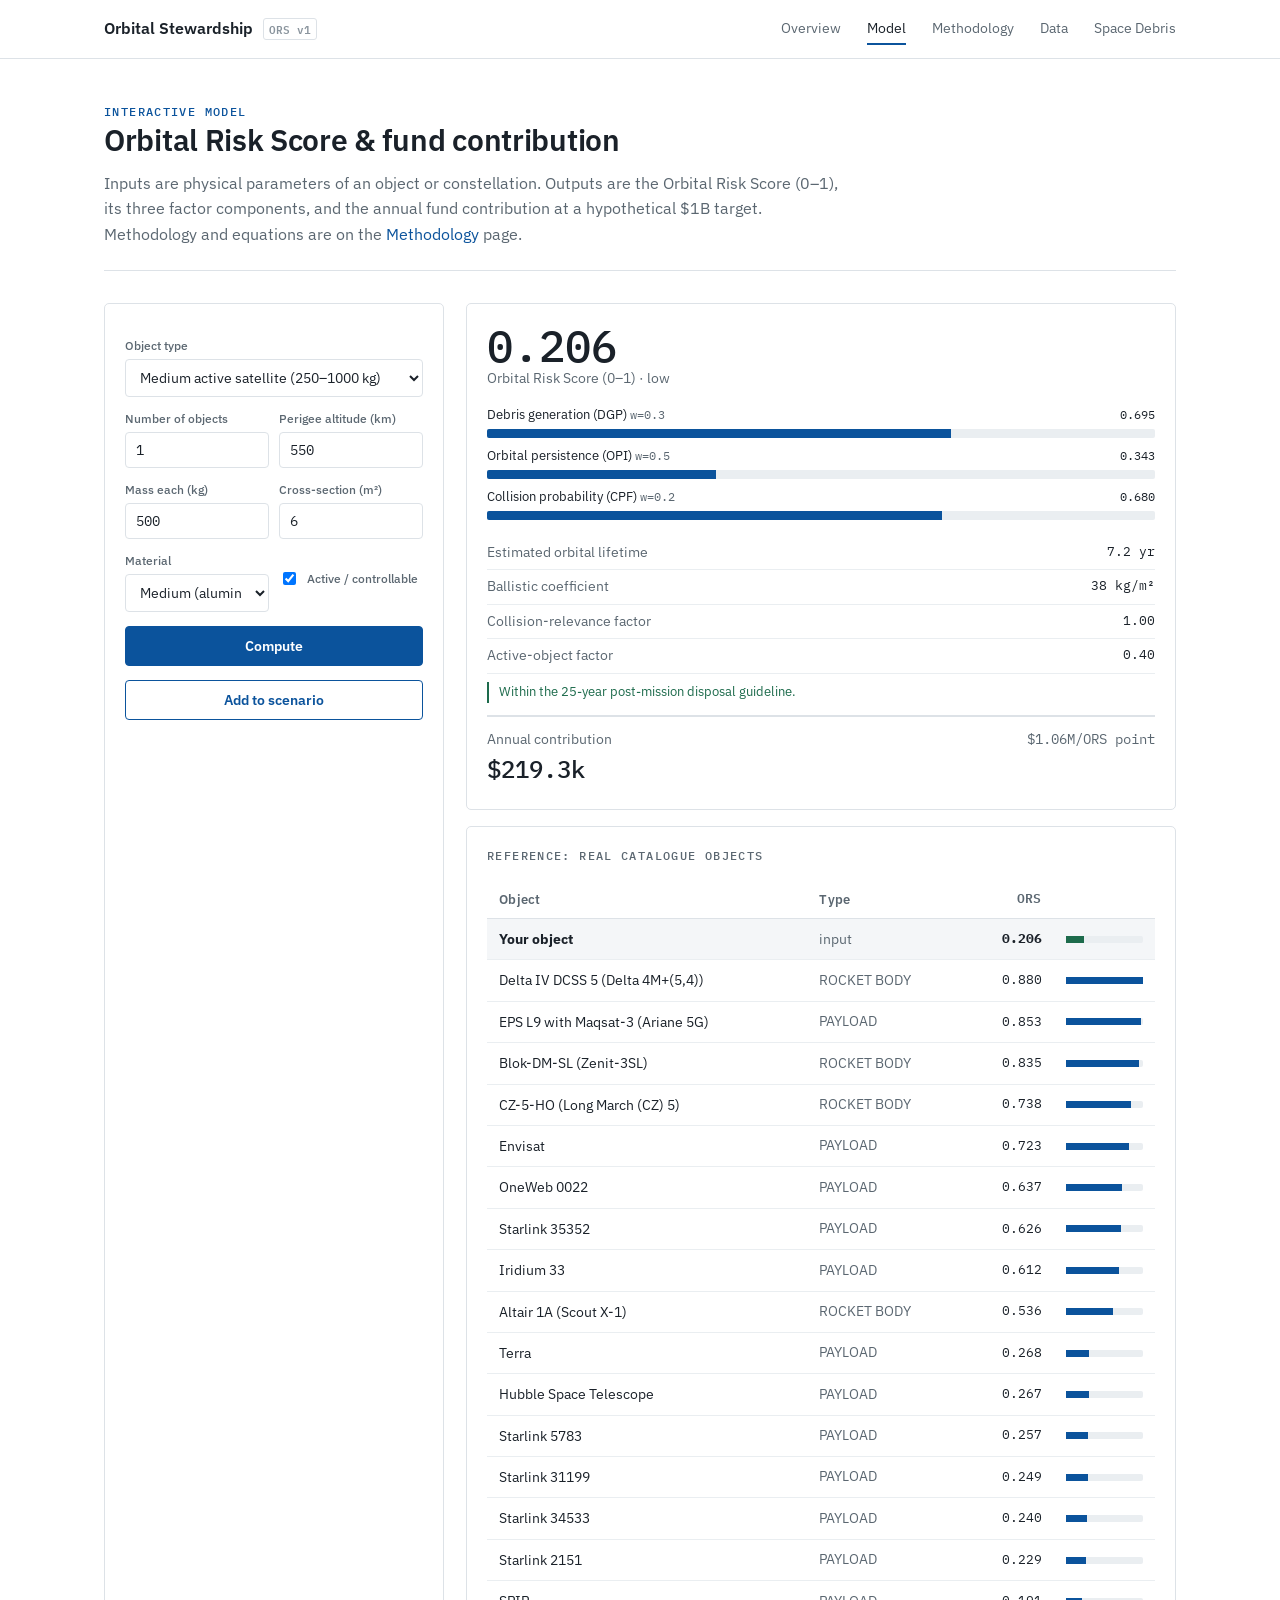
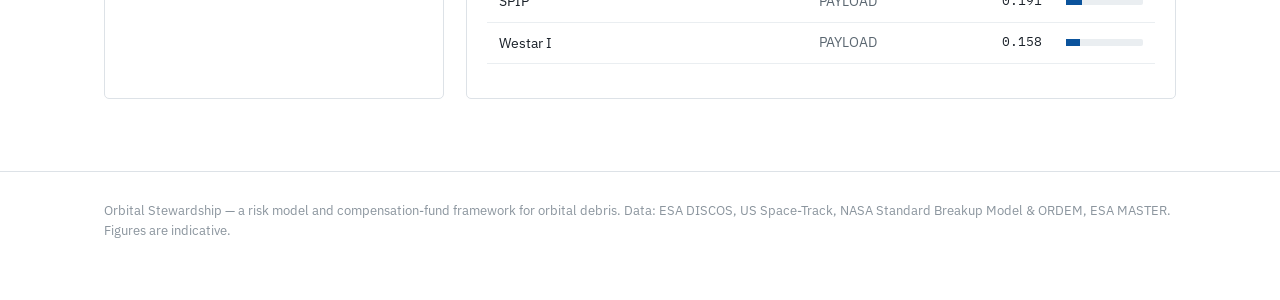
<file: model.html>
<!DOCTYPE html><html lang="en"><head><meta charset="utf-8"/>
<meta name="viewport" content="width=device-width, initial-scale=1"/>
<title>Model — Orbital Stewardship</title>
<link rel="preconnect" href="https://fonts.googleapis.com"><link rel="preconnect" href="https://fonts.gstatic.com" crossorigin>
<link href="https://fonts.googleapis.com/css2?family=IBM+Plex+Mono:wght@400;500&family=IBM+Plex+Sans:wght@400;500;600&display=swap" rel="stylesheet">
<link rel="stylesheet" href="assets/style.css">
</head><body>
<header class="site"><div class="wrap">
  <div class="brand"><span class="t">Orbital Stewardship</span><span class="v">ORS v1</span></div>
  <nav class="main">
    <a href="index.html">Overview</a>
    <a href="model.html" class="active">Model</a>
    <a href="methodology.html">Methodology</a>
    <a href="data.html">Data</a>
    <a href="debris.html">Space Debris</a>
  </nav>
</div></header>

<main><div class="wrap">
  <div class="page-head">
    <div class="label">Interactive model</div>
    <h1>Orbital Risk Score &amp; fund contribution</h1>
    <p class="lead">Inputs are physical parameters of an object or constellation. Outputs are the Orbital Risk Score (0–1), its three factor components, and the annual fund contribution at a hypothetical $1B target. Methodology and equations are on the <a href="methodology.html">Methodology</a> page.</p>
  </div>

  <div class="calc">
    <div class="panel">
      <div class="field"><label for="cat">Object type</label><select id="cat"></select></div>
      <div class="frow"><div><label for="count">Number of objects</label><input id="count" type="number" value="1" min="1"/></div>
        <div><label for="alt">Perigee altitude (km)</label><input id="alt" type="number" value="550"/></div></div>
      <div class="frow"><div><label for="mass">Mass each (kg)</label><input id="mass" type="number" value="500"/></div>
        <div><label for="xsect">Cross-section (m²)</label><input id="xsect" type="number" value="6"/></div></div>
      <div class="frow"><div><label for="mat">Material</label><select id="mat"><option value="0.5">Low (plastics)</option><option value="1.0" selected>Medium (aluminium)</option><option value="2.86">High (steel)</option></select></div>
        <div><div class="chk" style="margin-top:30px"><input id="active" type="checkbox"/><label for="active">Active / controllable</label></div></div></div>
      <button onclick="compute()">Compute</button>
      <button class="ghost" onclick="addGroup()">Add to scenario</button>
    </div>

    <div>
      <div class="panel">
        <div style="display:flex;align-items:flex-end;gap:14px">
          <div><div class="orsv" id="orsv">—</div><div class="muted small">Orbital Risk Score (0–1) · <span id="orsclass">—</span></div></div>
        </div>
        <div id="bars" style="margin:16px 0"></div>
        <div id="stats"></div>
        <div id="flags"></div>
        <div class="contrib"><div><div class="muted small" id="clbl">Annual contribution</div><div class="amt" id="contrib">—</div></div><div class="muted small mono" id="share"></div></div>
      </div>

      <div class="panel" style="margin-top:16px" id="scencard" hidden>
        <div class="label" style="color:var(--muted)">Scenario</div>
        <table class="data" id="scen"><thead><tr><th>Group</th><th class="num">Count</th><th class="num">ORS ea.</th><th class="num">Contribution</th><th></th></tr></thead><tbody></tbody><tfoot><tr id="scentot"></tr></tfoot></table>
      </div>

      <div class="panel" style="margin-top:16px">
        <div class="label" style="color:var(--muted)">Reference: real catalogue objects</div>
        <table class="data" id="cmp"><thead><tr><th>Object</th><th>Type</th><th class="num">ORS</th><th></th></tr></thead><tbody></tbody></table>
      </div>
    </div>
  </div>
</div></main>

<footer class="site"><div class="wrap">
  Orbital Stewardship — a risk model and compensation-fund framework for orbital debris.
  Data: ESA DISCOS, US Space-Track, NASA Standard Breakup Model &amp; ORDEM, ESA MASTER. Figures are indicative.
</div></footer>
<script src="assets/data.js"></script>
<script src="assets/calc.js"></script>
</body></html>
</file>
<file: assets/style.css>
/* Orbital Stewardship — technical/data-portal styling */
:root{
  --bg:#ffffff; --bg2:#f4f6f8; --panel:#ffffff;
  --ink:#1a2129; --muted:#5b6771; --faint:#8a949d; --line:#dde2e7; --line2:#eaeef1;
  --accent:#0b539c; --accent-ink:#083c72; --accent-bg:#eef4fb;
  --ok:#1d6b4c; --warn:#8a5a12;
  --sans:"IBM Plex Sans",system-ui,-apple-system,"Segoe UI",Roboto,Helvetica,Arial,sans-serif;
  --mono:"IBM Plex Mono",ui-monospace,"SF Mono",Menlo,Consolas,monospace;
  --wrap:1120px;
}
*{box-sizing:border-box}
html{scroll-behavior:smooth}
body{margin:0;background:var(--bg);color:var(--ink);font-family:var(--sans);font-size:16px;line-height:1.6;-webkit-font-smoothing:antialiased}
.wrap{max-width:var(--wrap);margin:0 auto;padding:0 24px}
a{color:var(--accent);text-decoration:none}
a:hover{text-decoration:underline}
h1,h2,h3,h4{line-height:1.25;font-weight:600;letter-spacing:-.01em;margin:0 0 12px}
h1{font-size:30px}h2{font-size:23px;margin-top:8px}h3{font-size:18px}
p{margin:0 0 16px;max-width:74ch}
code,.mono{font-family:var(--mono)}
.small{font-size:13.5px}
.muted{color:var(--muted)}
.label{font-family:var(--mono);font-size:11.5px;letter-spacing:.12em;text-transform:uppercase;color:var(--accent);font-weight:500}

/* header / nav */
header.site{position:sticky;top:0;z-index:40;background:var(--bg);border-bottom:1px solid var(--line)}
header.site .wrap{display:flex;align-items:center;justify-content:space-between;height:58px}
.brand{display:flex;align-items:baseline;gap:10px;font-weight:600}
.brand .t{font-size:16px;color:var(--ink)}
.brand .v{font-family:var(--mono);font-size:11px;color:var(--faint);border:1px solid var(--line);border-radius:3px;padding:1px 5px}
nav.main a{display:inline-block;color:var(--muted);font-size:14px;margin-left:22px;padding:4px 0;border-bottom:2px solid transparent}
nav.main a:hover{color:var(--ink);text-decoration:none}
nav.main a.active{color:var(--ink);border-bottom-color:var(--accent)}
@media(max-width:760px){nav.main a{margin-left:14px;font-size:13px}.brand .v{display:none}}

main{padding:44px 0 72px}
.page-head{border-bottom:1px solid var(--line);padding-bottom:22px;margin-bottom:32px}
.page-head p{color:var(--muted);margin-bottom:0}
section.block{padding:30px 0;border-bottom:1px solid var(--line2)}
section.block:last-child{border-bottom:0}
.lead{max-width:74ch}

/* layout helpers */
.cols{display:grid;grid-template-columns:1fr 1fr;gap:26px}
.cols3{display:grid;grid-template-columns:repeat(3,1fr);gap:18px}
@media(max-width:820px){.cols,.cols3{grid-template-columns:1fr}}

/* data table */
table.data{width:100%;border-collapse:collapse;font-size:14px;margin:14px 0}
table.data th,table.data td{text-align:left;padding:9px 12px;border-bottom:1px solid var(--line2)}
table.data thead th{border-bottom:1px solid var(--line);color:var(--muted);font-weight:600;font-size:12.5px;letter-spacing:.02em}
table.data td.num,table.data th.num{text-align:right;font-family:var(--mono);font-size:13px}
table.data tr:hover td{background:var(--bg2)}

/* panels / cards */
.panel{background:var(--panel);border:1px solid var(--line);border-radius:5px;padding:20px}
.kv{display:flex;justify-content:space-between;gap:16px;padding:7px 0;border-bottom:1px solid var(--line2);font-size:14px}
.kv:last-child{border-bottom:0}.kv .k{color:var(--muted)}.kv .v{font-family:var(--mono)}
.factlist{list-style:none;padding:0;margin:0}
.note{background:var(--bg2);border:1px solid var(--line);border-left:3px solid var(--accent);border-radius:4px;padding:12px 15px;font-size:13.5px;color:var(--muted);margin:18px 0}

/* equation */
.eq{background:var(--bg2);border:1px solid var(--line);border-radius:5px;padding:18px 20px;margin:18px 0;overflow-x:auto;font-family:var(--mono);font-size:15px}
.vardef{border-top:1px solid var(--line2);padding:14px 0}
.vardef h4{margin:0 0 4px;font-size:15.5px}
.vardef .tag{font-family:var(--mono);font-size:12px;color:var(--accent);background:var(--accent-bg);padding:1px 7px;border-radius:3px;margin-left:8px}
.vardef p{color:var(--muted);font-size:14.5px;margin:6px 0 0}

/* downloads */
.dl{display:flex;align-items:center;justify-content:space-between;gap:16px;padding:13px 0;border-bottom:1px solid var(--line2)}
.dl .meta{min-width:0}.dl .name{font-weight:600;font-size:15px}
.dl .desc{color:var(--muted);font-size:13.5px}
.dl .fmt{font-family:var(--mono);font-size:11px;color:var(--faint);text-transform:uppercase;margin-right:10px}
.dl a.get{font-family:var(--mono);font-size:13px;white-space:nowrap;border:1px solid var(--accent);color:var(--accent);border-radius:4px;padding:6px 12px}
.dl a.get:hover{background:var(--accent);color:#fff;text-decoration:none}

/* calculator */
.calc{display:grid;grid-template-columns:340px 1fr;gap:22px}
@media(max-width:860px){.calc{grid-template-columns:1fr}}
.field{margin-bottom:0}
label{display:block;font-size:12px;color:var(--muted);margin:12px 0 4px;font-weight:500}
input,select{width:100%;padding:8px 10px;background:#fff;border:1px solid var(--line);border-radius:4px;color:var(--ink);font-size:14px;font-family:var(--mono)}
select{font-family:var(--sans)}
.frow{display:flex;gap:10px}.frow>div{flex:1}
.chk{display:flex;align-items:center;gap:8px;margin-top:12px}.chk input{width:auto}.chk label{margin:0;font-family:var(--sans)}
button{margin-top:14px;width:100%;padding:10px;background:var(--accent);border:1px solid var(--accent);border-radius:4px;color:#fff;font-weight:600;font-size:14px;cursor:pointer;font-family:var(--sans)}
button.ghost{background:#fff;color:var(--accent)}
button:hover{background:var(--accent-ink)}button.ghost:hover{background:var(--accent-bg);color:var(--accent)}
.orsv{font-family:var(--mono);font-size:44px;font-weight:500;line-height:1}
.bar{margin:8px 0}.bar .t{display:flex;justify-content:space-between;font-size:13px;margin-bottom:3px}
.bar .t .mono{font-size:12px}
.track{height:9px;background:var(--line2);border-radius:2px;overflow:hidden}.fill{height:100%}
.statrow{display:flex;justify-content:space-between;padding:6px 0;border-bottom:1px solid var(--line2);font-size:13.5px}
.statrow span:first-child{color:var(--muted)}.statrow span:last-child{font-family:var(--mono);font-size:13px}
.contrib{border-top:2px solid var(--line);margin-top:12px;padding-top:12px;display:flex;justify-content:space-between;align-items:baseline}
.contrib .amt{font-family:var(--mono);font-size:24px;font-weight:500;color:var(--ink)}
.flagline{font-size:13px;margin-top:8px;padding-left:10px;border-left:2px solid var(--line)}
.flagline.warn{border-color:var(--warn);color:var(--warn)}
.flagline.ok{border-color:var(--ok);color:var(--ok)}
.cmpbar{height:7px;background:var(--line2);border-radius:2px;min-width:50px}.cmpbar>div{height:100%;background:var(--accent)}

.figure{background:var(--panel);border:1px solid var(--line);border-radius:5px;padding:20px;margin:20px 0}
.figure .cap{font-size:12.5px;color:var(--muted);margin-top:10px;max-width:78ch}
.opbars .row{display:flex;align-items:center;gap:12px;margin:6px 0;font-size:13.5px}
.opbars .nm{width:210px}.opbars .tr{flex:1;background:var(--line2);border-radius:2px;height:14px;overflow:hidden}
.opbars .fl{height:100%;background:var(--accent)}.opbars .vv{width:48px;text-align:right;font-family:var(--mono);font-size:12px;color:var(--muted)}

footer.site{border-top:1px solid var(--line);padding:28px 0 60px;color:var(--faint);font-size:12.5px}
footer.site a{color:var(--muted)}
</file>
